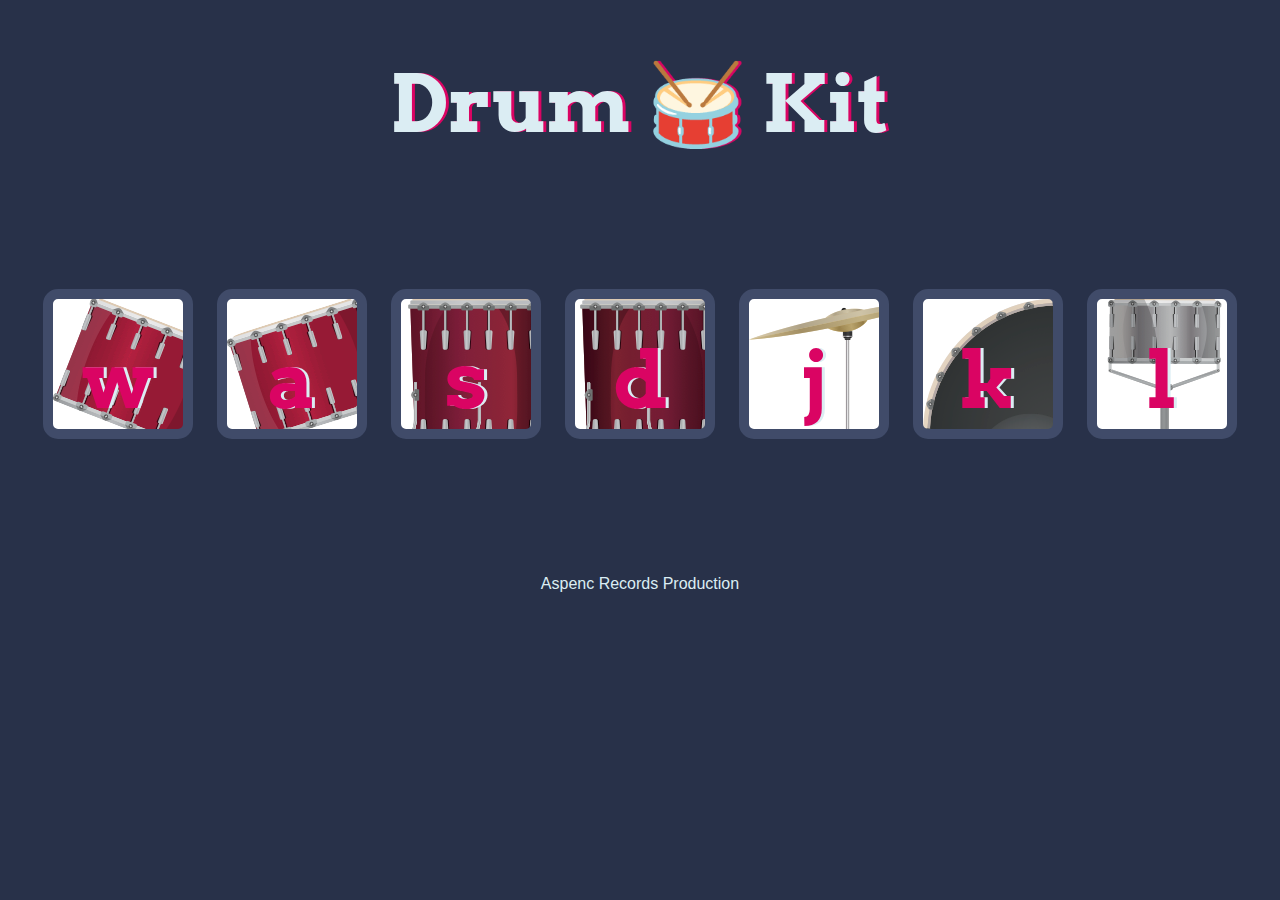
<file: Drum_kit/index.html>
<!DOCTYPE html>
<html lang="en" dir="ltr">

<head>
  <meta charset="utf-8">
  <title>Drum Kit</title>
  <link rel="stylesheet" href="styles.css">
  <link href="https://fonts.googleapis.com/css?family=Arvo" rel="stylesheet">
</head>

<body>

  <h1 id="title">Drum 🥁 Kit</h1>
  <div class="set">
    <button class="w drum">w</button>
    <button class="a drum">a</button>
    <button class="s drum">s</button>
    <button class="d drum">d</button>
    <button class="j drum">j</button>
    <button class="k drum">k</button>
    <button class="l drum">l</button>
  </div>


  <footer>
    Aspenc Records Production
  </footer>

  <script src="index.js" charset="utf-8"></script>
</body>

</html>
</file>
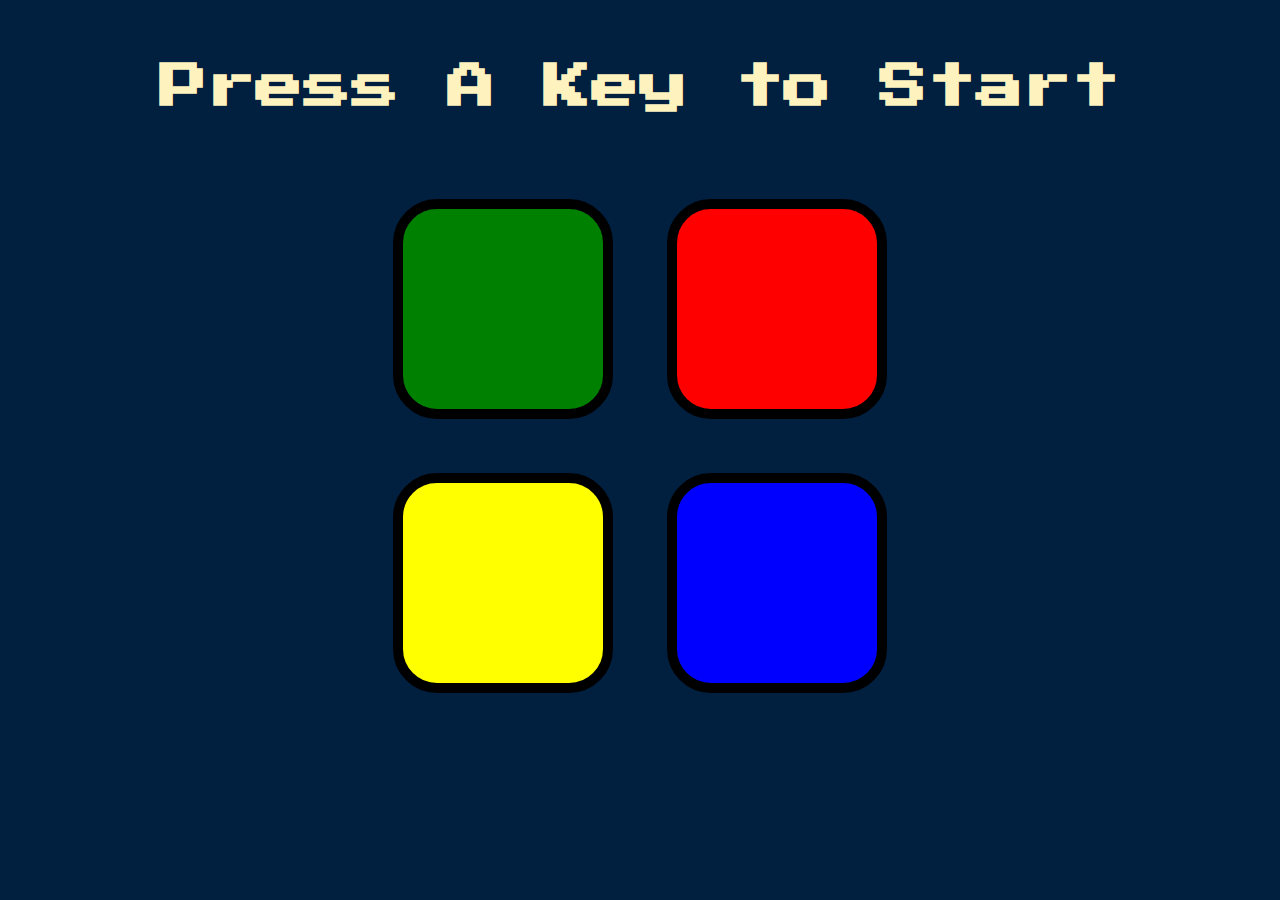
<file: Simon Game/index.html>
<!DOCTYPE html>
<html lang="en" dir="ltr">

<head>
  <meta charset="utf-8">
  <title>Simon</title>
  <link rel="stylesheet" href="styles.css">
  <link href="https://fonts.googleapis.com/css?family=Press+Start+2P" rel="stylesheet">
</head>

<body>
  <h1 id="level-title">Press A Key to Start</h1>
  <div class="container">
    <div class="row">

      <div type="button" id="green" class="btn green">

      </div>

      <div type="button" id="red" class="btn red">

      </div>
    </div>

    <div class="row">

      <div type="button" id="yellow" class="btn yellow">

      </div>
      <div type="button" id="blue" class="btn blue">

      </div>

    </div>

  </div>


  <script src="https://ajax.googleapis.com/ajax/libs/jquery/3.7.1/jquery.min.js"></script>
  <script src="./game.js"></script>
</body>

</html>
</file>
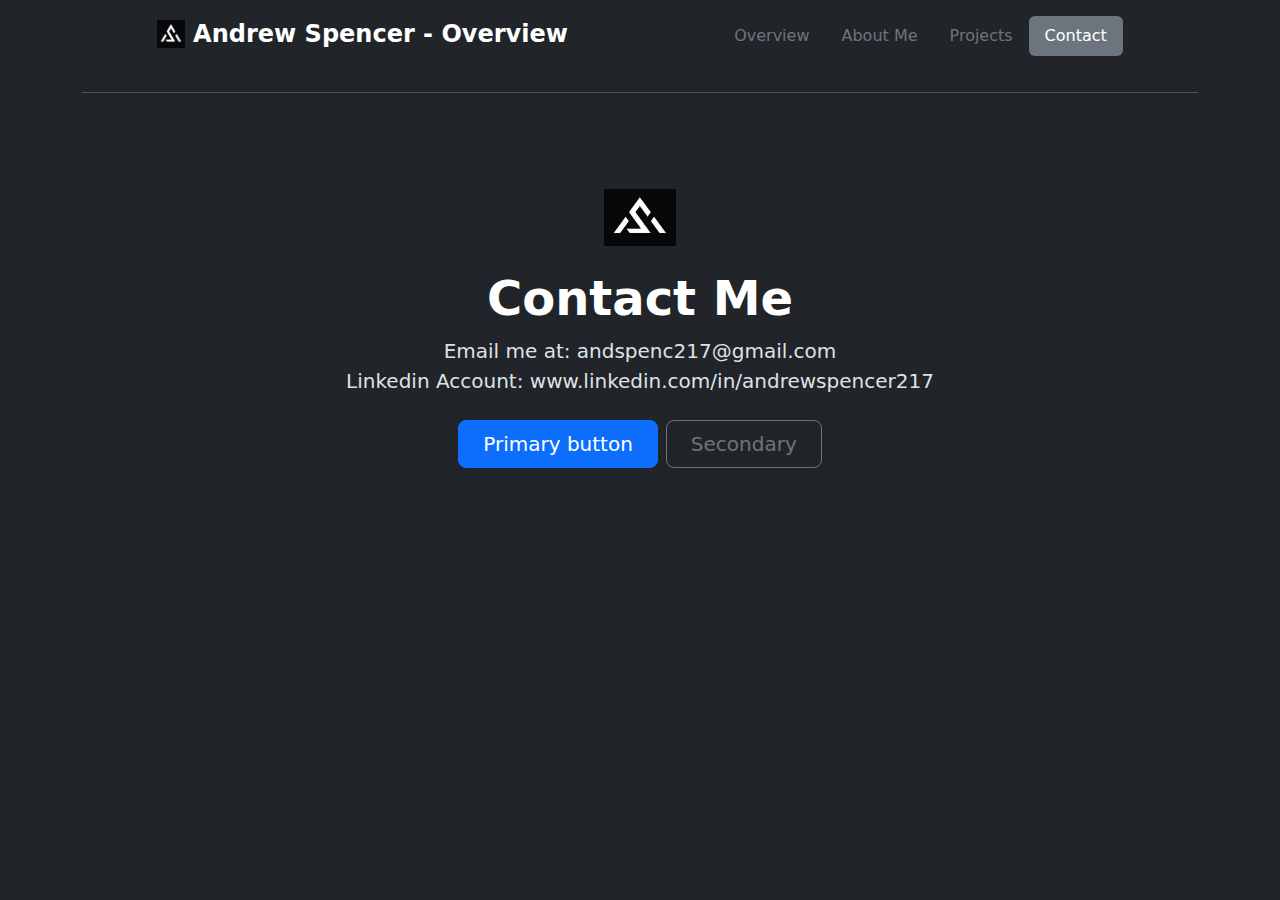
<file: contact.html>
<!DOCTYPE html>
<html lang="en" data-bs-theme="dark">
<head>
    
    <title>Andrew Spencer</title>
    <link href="https://cdn.jsdelivr.net/npm/bootstrap@5.3.3/dist/css/bootstrap.min.css" rel="stylesheet" integrity="sha384-QWTKZyjpPEjISv5WaRU9OFeRpok6YctnYmDr5pNlyT2bRjXh0JMhjY6hW+ALEwIH" crossorigin="anonymous">
    <link rel="stylesheet" href="./styles.css">
</head>

<body>
    <div class="container">
        <header class="header d-flex flex-wrap py-3 mb-4 border-bottom">
          <a href="/" class="d-flex align-items-center mb-4 link-body-emphasis text-decoration-none">
            <img class="bi me-2" width="28" height="28" src="./images/AS Logo.jpg">
        
            <span class="span fw-bold">Andrew Spencer - Overview</span>
          </a>
    
          <ul class="nav nav-pills">
            <li class="nav-item"><a href="./index.html" class="nav-link text-secondary">Overview</a></li>
            <li class="nav-item"><a href="./aboutme.html" class="nav-link text-secondary">About Me</a></li>
            <li class="nav-item"><a href="./projects.html" class="nav-link text-secondary">Projects</a></li>
            <li class="nav-item"><a href="./contact.html" class="nav-link active bg-secondary" aria-current="page">Contact</a></li>
            
          </ul>
        </header>
      </div>


      <div class="px-4 py-5 my-5 text-center">
        <img class="d-block mx-auto mb-4" src="./images/AS Logo.jpg" alt="" width="72" height="57">
        <h1 class="display-5 fw-bold text-body-emphasis">Contact Me</h1>
        <div class="col-lg-6 mx-auto">
          <p class="lead mb-4">Email me at: andspenc217@gmail.com<br>
                              
                              Linkedin Account: www.linkedin.com/in/andrewspencer217 <br>
                                   </p>
          <div class="d-grid gap-2 d-sm-flex justify-content-sm-center">
            <button type="button" class="btn btn-primary btn-lg px-4 gap-3">Primary button</button>
            <button type="button" class="btn btn-outline-secondary btn-lg px-4">Secondary</button>
          </div>
        </div>
      </div>


</body>
</html>
</file>
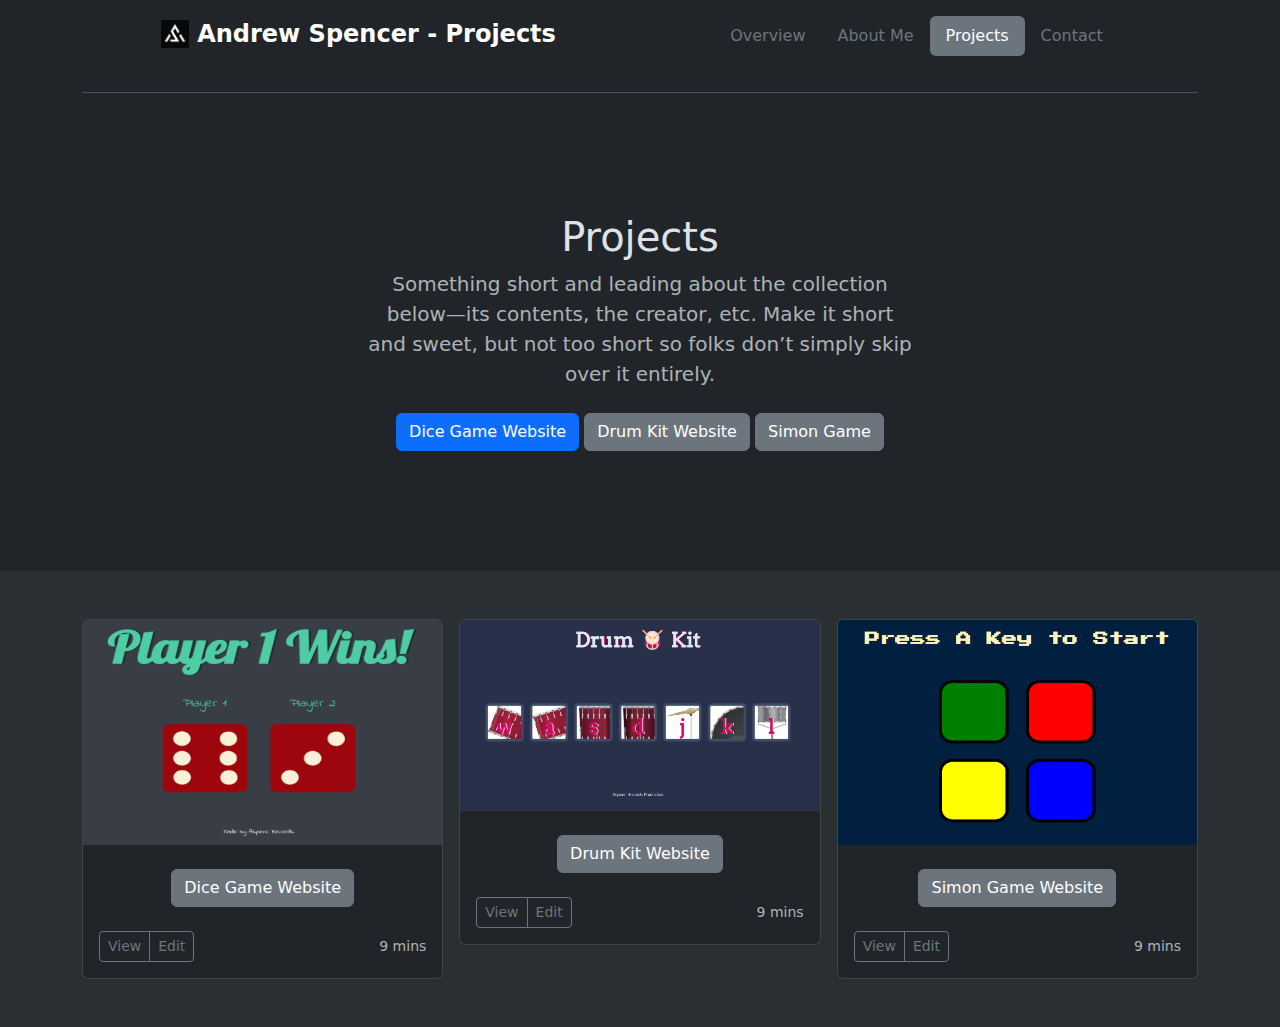
<file: projects.html>
<!DOCTYPE html>
<html lang="en" data-bs-theme="dark">
<head>
    
    <title>Andrew Spencer</title>
    <link href="https://cdn.jsdelivr.net/npm/bootstrap@5.3.3/dist/css/bootstrap.min.css" rel="stylesheet" integrity="sha384-QWTKZyjpPEjISv5WaRU9OFeRpok6YctnYmDr5pNlyT2bRjXh0JMhjY6hW+ALEwIH" crossorigin="anonymous">
    <link rel="stylesheet" href="./styles.css">
</head>

<body>
    <div class="container">
        <header class="header d-flex flex-wrap py-3 mb-4 border-bottom">
          <a href="/" class="d-flex align-items-center mb-4 link-body-emphasis text-decoration-none">
            <img class="bi me-2" width="28" height="28" src="./images/AS Logo.jpg">
        
            <span class="span fw-bold">Andrew Spencer - Projects</span>
          </a>
    
          <ul class="nav nav-pills">
            <li class="nav-item"><a href="./index.html" class="nav-link text-secondary">Overview</a></li>
            <li class="nav-item"><a href="./aboutme.html" class="nav-link text-secondary">About Me</a></li>
            <li class="nav-item"><a href="./projects.html" class="nav-link active bg-secondary" aria-current="page">Projects</a></li>
            <li class="nav-item"><a href="./contact.html" class="nav-link text-secondary">Contact</a></li>
            
          </ul>
        </header>
      </div>
    

      <main>

        <section class="py-5 text-center container">
          <div class="row py-lg-5">
            <div class="col-lg-6 col-md-8 mx-auto">
              <h1 class="fw-light">Projects</h1>
              <p class="lead text-body-secondary">Something short and leading about the collection below—its contents, the creator, etc. Make it short and sweet, but not too short so folks don’t simply skip over it entirely.</p>
              <p>
                <a href="./Dice Game/dicee.html" class="btn btn-primary my-2">Dice Game Website</a>
                <a href="./Drum_kit/index.html" class="btn btn-secondary my-2">Drum Kit Website</a>
                <a href="./Simon Game/index.html" class="btn btn-secondary my-2">Simon Game</a>
              </p>
            </div>
          </div>
        </section>
      
        <div class="album py-5 bg-body-tertiary">
          <div class="container">
      
            <div class="row row-cols-1 row-cols-sm-2 row-cols-md-3 g-3">
              <div class="col">
                <div class="card shadow-sm">
                  <a href="./Dice Game/dicee.html"><img class="bd-placeholder-img card-img-top" src="./images/DiceGame Screenshot 2024-06-18.png" width="100%" height="225"></a>
                  <!-- <svg class="bd-placeholder-img card-img-top" width="100%" height="225" xmlns="http://www.w3.org/2000/svg" role="img" aria-label="Placeholder: Thumbnail" preserveAspectRatio="xMidYMid slice" focusable="false"><title>Placeholder</title><rect width="100%" height="100%" fill="#55595c"></rect><text x="50%" y="50%" fill="#eceeef" dy=".3em">Thumbnail</text></svg> -->
                  <div class="card-body text-center">
                    <!-- <p class="card-text">This is a wider card with supporting text below as a natural lead-in to additional content. This content is a little bit longer.</p> -->
                    <p>
                      <a href="./Dice Game/dicee.html" class="btn btn-secondary my-2">Dice Game Website</a>
                      </p>
                    <div class="d-flex justify-content-between align-items-center">
                      <div class="btn-group">
                        <button type="button" class="btn btn-sm btn-outline-secondary">View</button>
                        <button type="button" class="btn btn-sm btn-outline-secondary">Edit</button>
                      </div>
                      <small class="text-body-secondary">9 mins</small>
                    </div>
                  </div>
                </div>
              </div>
              <div class="col">
                <div class="card shadow-sm text-center">
                  <!-- <img class="bd-placeholder-img card-img-top" src="./images/Drumkit_Screenshot 2024-06-18 224502.png" alt="Drum Kit" style="width:100%; height:225;"> -->
                  <!-- <svg class="bd-placeholder-img card-img-top" width="100%" height="225" src="./images/Drumkit_Screenshot 2024-06-18 224502.png" role="img" aria-label="Placeholder: Thumbnail" preserveAspectRatio="xMidYMid slice" focusable="false"><title>Placeholder</title><rect width="100%" height="100%" fill="#55595c"></rect><text x="50%" y="50%" fill="#eceeef" dy=".3em">Thumbnail</text></svg> -->
                  <a  href="./Drum_kit/index.html"><img class="bd-placeholder-img card-img-top" src="./images/Drumkit_Screenshot 2024-06-18 224502.png" alt="Drum Kit" style="width:100%; height:225;"> </a>
                  <div class="card-body">
                    <!-- <p class="card-text">This is a wider card with supporting text below as a natural lead-in to additional content. This content is a little bit longer.</p> -->
                    <p>
                    <a href="./Drum_kit/index.html" class="btn btn-secondary my-2">Drum Kit Website</a>
                    </p>
                    <div class="d-flex justify-content-between align-items-center">
                      <div class="btn-group">
                        <button type="button" class="btn btn-sm btn-outline-secondary">View</button>
                        <button type="button" class="btn btn-sm btn-outline-secondary">Edit</button>
                      </div>
                      <small class="text-body-secondary">9 mins</small>
                    </div>
                  </div>
                </div>
              </div>
              <div class="col">
                <div class="card shadow-sm text-center">
                  <!-- <img class="bd-placeholder-img card-img-top" src="./images/Simon_Screenshot 2024-06-18 224540.png" width="100%" height="225" >-->
                  <a  href="./Simon Game/"><img class="bd-placeholder-img card-img-top" src="./images/Simon_Screenshot 2024-06-18 224540.png" alt="Simon Game" width="100%" height="225"> </a>
                  <!-- <svg class="bd-placeholder-img card-img-top" width="100%" height="225" xmlns="http://www.w3.org/2000/svg" role="img" aria-label="Placeholder: Thumbnail" preserveAspectRatio="xMidYMid slice" focusable="false"><title>Placeholder</title><rect width="100%" height="100%" fill="#55595c"></rect><text x="50%" y="50%" fill="#eceeef" dy=".3em">Thumbnail</text></svg> -->
                  <div class="card-body">
                    <p>
                        <a href="./Simon Game/index.html" class="btn btn-secondary my-2">Simon Game Website</a>
                   </p>
                    <div class="d-flex justify-content-between align-items-center">
                      <div class="btn-group">
                        <button type="button" class="btn btn-sm btn-outline-secondary">View</button>
                        <button type="button" class="btn btn-sm btn-outline-secondary">Edit</button>
                      </div>
                      <small class="text-body-secondary">9 mins</small>
                    </div>
                  </div>
                </div>
              </div>
      
              
              
            </div>
          </div>
        </div>
      
      </main>


      
</body>
</html>
</file>
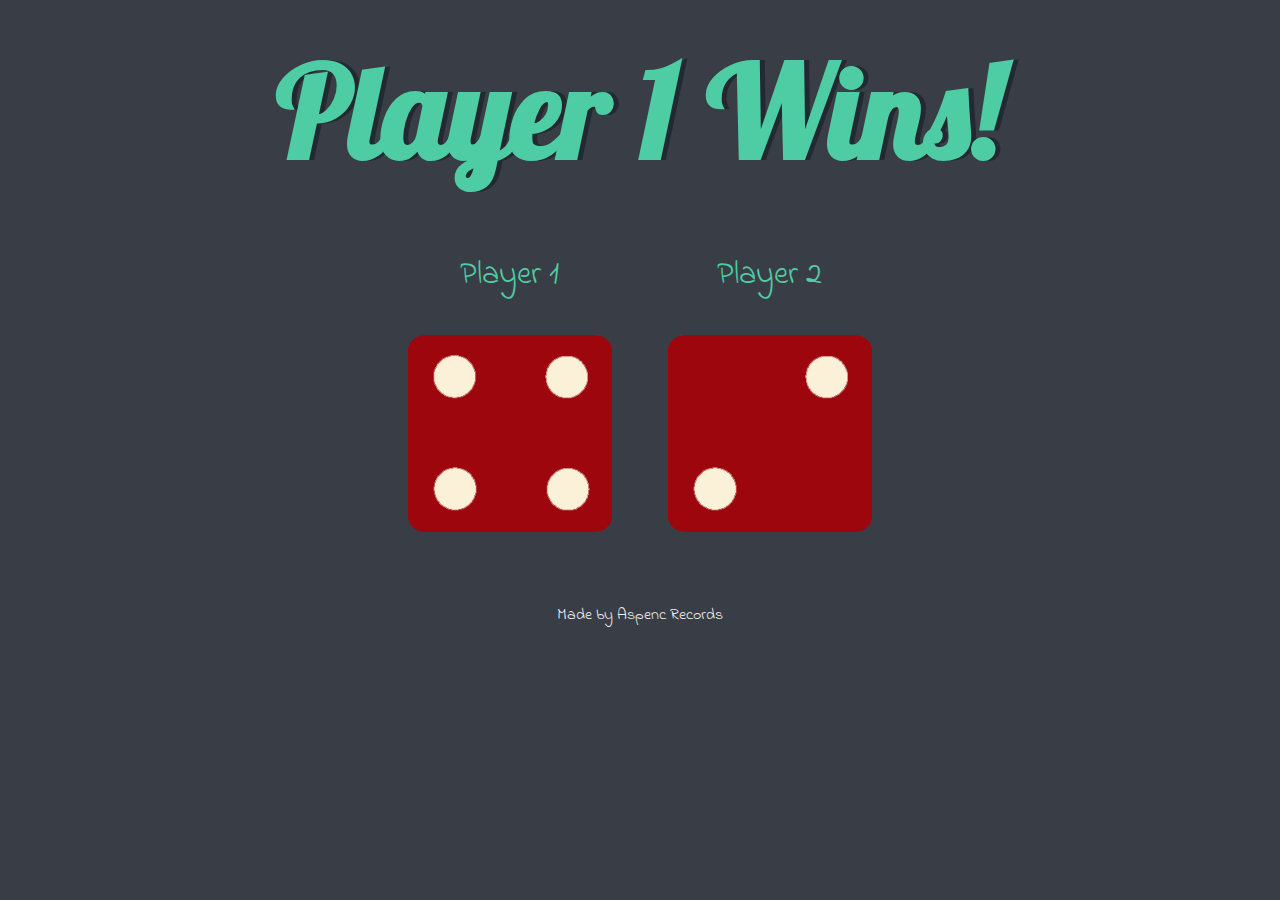
<file: Dice Game/dicee.html>
<!DOCTYPE html>
<html lang="en" dir="ltr">
  <head>
    <meta charset="utf-8" />
    <title>Dicee</title>
    <link rel="stylesheet" href="styles.css" />
    <link
      href="https://fonts.googleapis.com/css?family=Indie+Flower|Lobster"
      rel="stylesheet"
    />
  </head>
  <body>
    <div class="container">
      <h1>Refresh Me</h1>

      <div class="dice">
        <p>Player 1</p>
        <img class="img1" src="./images/dice6.png" />
      </div>

      <div class="dice">
        <p>Player 2</p>
        <img class="img2" src="./images/dice6.png" />
      </div>
    </div>

    <footer>Made by Aspenc Records</footer>
    <script type="text/javascript" src="./index.js"></script>
  </body>
</html>
</file>
<file: Drum_kit/styles.css>
body {
  text-align: center;
  background-color: #283149;
}

h1 {
  font-size: 5rem;
  color: #DBEDF3;
  font-family: "Arvo", cursive;
  text-shadow: 3px 0 #DA0463;

}

footer {
  color: #DBEDF3;
  font-family: sans-serif;
}

.w {
 background-image: url("./images/tom1.png");
}

.a {
  background-image: url("./images/tom2.png");
}

.s {
  background-image: url("./images/tom3.png");
}

.d {
  background-image: url("./images/tom4.png");
}

.j {
  background-image: url("./images/crash.png");
}

.k {
  background-image: url("./images/kick.png");
}

.l {
  background-image: url("./images/snare.png");
}

.set {
  margin: 10% auto;
}

.game-over {
  background-color: red;
  opacity: 0.8;
}

.pressed {
  box-shadow: 0 3px 4px 0 #DBEDF3;
  opacity: 0.5;
}

.red {
  color: red;
}

.drum {
  outline: none;
  border: 10px solid #404B69;
  font-size: 5rem;
  font-family: 'Arvo', cursive;
  line-height: 2;
  font-weight: 900;
  color: #DA0463;
  text-shadow: 3px 0 #DBEDF3;
  border-radius: 15px;
  display: inline-block;
  width: 150px;
  height: 150px;
  text-align: center;
  margin: 10px;
  background-color: white;
}
</file>
<file: Simon Game/styles.css>
body {
  text-align: center;
  background-color: #011F3F;
}

#level-title {
  font-family: 'Press Start 2P', cursive;
  font-size: 3rem;
  margin:  5%;
  color: #FEF2BF;
}

.container {
  display: block;
  width: 50%;
  margin: auto;

}

.btn {
  margin: 25px;
  display: inline-block;
  height: 200px;
  width: 200px;
  border: 10px solid black;
  border-radius: 20%;
}

.game-over {
  background-color: red;
  opacity: 0.8;
}

.red {
  background-color: red;
}

.green {
  background-color: green;
}

.blue {
  background-color: blue;
}

.yellow {
  background-color: yellow;
}

.pressed {
  box-shadow: 0 0 20px white;
  background-color: grey;
}
</file>
<file: styles.css>
.span {
    font-size: 24px; 

}

.header {
    display: flex;
    justify-content: space-around;
}

.c1 {
    background-image: url(./images/jason-leung-Tea\ Market-unsplash.jpg);
}



.card-cover {
    background-repeat: no-repeat;
    background-position: center center;
    background-size: cover;
  }

.text-shadow-1 { text-shadow: 0 .125rem .25rem rgba(0, 0, 0, .25); }
.text-shadow-2 { text-shadow: 0 .25rem .5rem rgba(0, 0, 0, .25); }
.text-shadow-3 { text-shadow: 0 .5rem 1.5rem rgba(0, 0, 0, .25); }
</file>
<file: Dice Game/styles.css>
.container {
  width: 70%;
  margin: auto;
  text-align: center;
}

.dice {
  text-align: center;
  display: inline-block;

}

body {
  background-color: #393E46;
}

h1 {
  margin: 30px;
  font-family: 'Lobster', cursive;
  text-shadow: 5px 0 #232931;
  font-size: 8rem;
  color: #4ECCA3;
}

p {
  font-size: 2rem;
  color: #4ECCA3;
  font-family: 'Indie Flower', cursive;
}

img {
  width: 80%;
}

footer {
  margin-top: 5%;
  color: #EEEEEE;
  text-align: center;
  font-family: 'Indie Flower', cursive;

}
</file>
